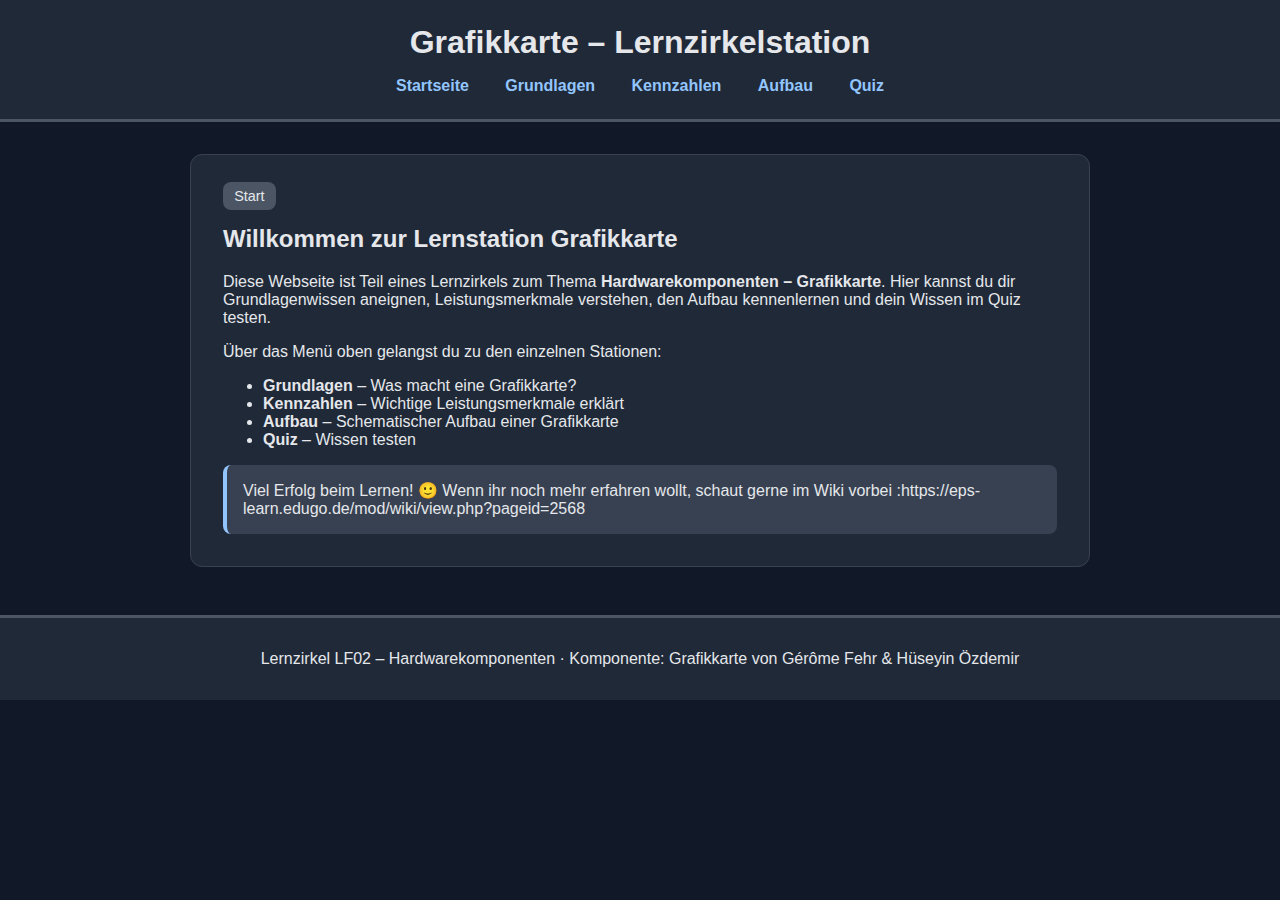
<file: index.html>
<!DOCTYPE html>
<html lang="de">
<head>
  <meta charset="UTF-8" />
  <title>Startseite – Lernstation Grafikkarte</title>
  <link rel="stylesheet" href="style.css" />
</head>

<body>
  <header>
    <h1>Grafikkarte – Lernzirkelstation</h1>
    <nav>
      <a href="index.html">Startseite</a>
      <a href="grundlagen.html">Grundlagen</a>
      <a href="kennzahlen.html">Kennzahlen</a>
      <a href="aufbau.html">Aufbau</a>
      <a href="quiz.html">Quiz</a>
    </nav>
  </header>

  <main>
    <section class="card">
      <span class="badge">Start</span>
      <h2>Willkommen zur Lernstation Grafikkarte</h2>
      <p>
        Diese Webseite ist Teil eines Lernzirkels zum Thema
        <b>Hardwarekomponenten – Grafikkarte</b>. Hier kannst du dir
        Grundlagenwissen aneignen, Leistungsmerkmale verstehen, den Aufbau
        kennenlernen und dein Wissen im Quiz testen.
      </p>

      <p>Über das Menü oben gelangst du zu den einzelnen Stationen:</p>

      <ul>
        <li><b>Grundlagen</b> – Was macht eine Grafikkarte?</li>
        <li><b>Kennzahlen</b> – Wichtige Leistungsmerkmale erklärt</li>
        <li><b>Aufbau</b> – Schematischer Aufbau einer Grafikkarte</li>
        <li><b>Quiz</b> – Wissen testen</li>
      </ul>

      <div class="highlight">
        Viel Erfolg beim Lernen! 🙂 Wenn ihr noch mehr erfahren wollt, schaut gerne im Wiki vorbei :https://eps-learn.edugo.de/mod/wiki/view.php?pageid=2568
      </div>
    </section>
  </main>

  <footer>
    Lernzirkel LF02 – Hardwarekomponenten · Komponente: Grafikkarte von Gérôme Fehr & Hüseyin Özdemir
  </footer>
</body>
</html>
</file>
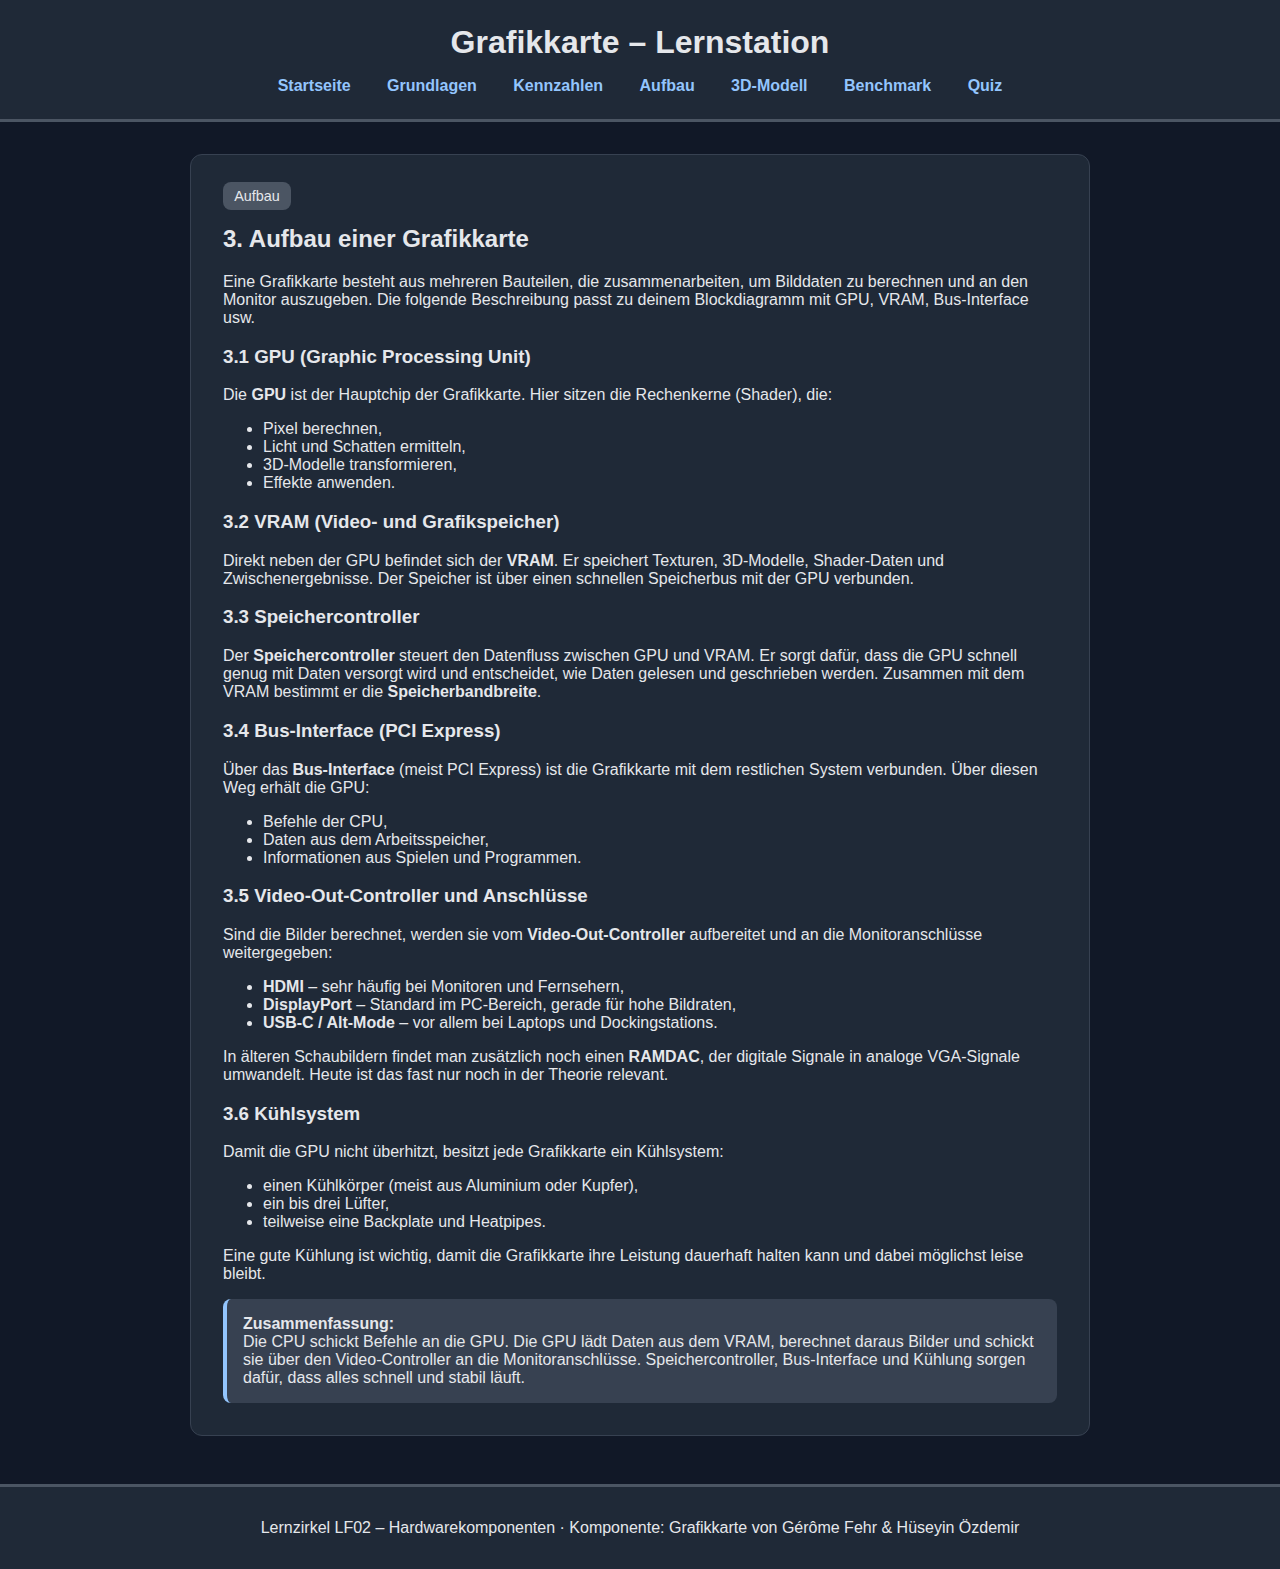
<file: aufbau.html>
<!DOCTYPE html>
<html lang="de">
<head>
  <meta charset="UTF-8" />
  <title>Aufbau – Grafikkarte</title>
  <link rel="stylesheet" href="style.css" />
</head>
<body>
  <header>
    <h1>Grafikkarte – Lernstation</h1>
     <nav>
      <a href="index.html">Startseite</a>
      <a href="grundlagen.html">Grundlagen</a>
      <a href="kennzahlen.html">Kennzahlen</a>
      <a href="aufbau.html">Aufbau</a>
      <a href="modell.html" class="active">3D-Modell</a>
      <a href="benchmark.html">Benchmark</a>
      <a href="quiz.html">Quiz</a>
    </nav>
  </header>

  <main>
    <section class="card">
      <span class="badge">Aufbau</span>
      <h2>3. Aufbau einer Grafikkarte</h2>
      <p>
        Eine Grafikkarte besteht aus mehreren Bauteilen, die zusammenarbeiten,
        um Bilddaten zu berechnen und an den Monitor auszugeben. Die folgende
        Beschreibung passt zu deinem Blockdiagramm mit GPU, VRAM, Bus-Interface
        usw.
      </p>

      <h3>3.1 GPU (Graphic Processing Unit)</h3>
      <p>
        Die <b>GPU</b> ist der Hauptchip der Grafikkarte. Hier sitzen die
        Rechenkerne (Shader), die:
      </p>
      <ul>
        <li>Pixel berechnen,</li>
        <li>Licht und Schatten ermitteln,</li>
        <li>3D-Modelle transformieren,</li>
        <li>Effekte anwenden.</li>
      </ul>

      <h3>3.2 VRAM (Video- und Grafikspeicher)</h3>
      <p>
        Direkt neben der GPU befindet sich der <b>VRAM</b>. Er speichert Texturen,
        3D-Modelle, Shader-Daten und Zwischenergebnisse. Der Speicher ist über
        einen schnellen Speicherbus mit der GPU verbunden.
      </p>

      <h3>3.3 Speichercontroller</h3>
      <p>
        Der <b>Speichercontroller</b> steuert den Datenfluss zwischen GPU und
        VRAM. Er sorgt dafür, dass die GPU schnell genug mit Daten versorgt wird
        und entscheidet, wie Daten gelesen und geschrieben werden. Zusammen mit
        dem VRAM bestimmt er die <b>Speicherbandbreite</b>.
      </p>

      <h3>3.4 Bus-Interface (PCI Express)</h3>
      <p>
        Über das <b>Bus-Interface</b> (meist PCI Express) ist die Grafikkarte mit
        dem restlichen System verbunden. Über diesen Weg erhält die GPU:
      </p>
      <ul>
        <li>Befehle der CPU,</li>
        <li>Daten aus dem Arbeitsspeicher,</li>
        <li>Informationen aus Spielen und Programmen.</li>
      </ul>

      <h3>3.5 Video-Out-Controller und Anschlüsse</h3>
      <p>
        Sind die Bilder berechnet, werden sie vom <b>Video-Out-Controller</b>
        aufbereitet und an die Monitoranschlüsse weitergegeben:
      </p>
      <ul>
        <li><b>HDMI</b> – sehr häufig bei Monitoren und Fernsehern,</li>
        <li><b>DisplayPort</b> – Standard im PC-Bereich, gerade für hohe Bildraten,</li>
        <li><b>USB-C / Alt-Mode</b> – vor allem bei Laptops und Dockingstations.</li>
      </ul>
      <p>
        In älteren Schaubildern findet man zusätzlich noch einen <b>RAMDAC</b>, der
        digitale Signale in analoge VGA-Signale umwandelt. Heute ist das fast
        nur noch in der Theorie relevant.
      </p>

      <h3>3.6 Kühlsystem</h3>
      <p>
        Damit die GPU nicht überhitzt, besitzt jede Grafikkarte ein Kühlsystem:
      </p>
      <ul>
        <li>einen Kühlkörper (meist aus Aluminium oder Kupfer),</li>
        <li>ein bis drei Lüfter,</li>
        <li>teilweise eine Backplate und Heatpipes.</li>
      </ul>
      <p>
        Eine gute Kühlung ist wichtig, damit die Grafikkarte ihre Leistung
        dauerhaft halten kann und dabei möglichst leise bleibt.
      </p>

      <div class="highlight">
        <b>Zusammenfassung:</b><br />
        Die CPU schickt Befehle an die GPU. Die GPU lädt Daten aus dem VRAM,
        berechnet daraus Bilder und schickt sie über den Video-Controller an die
        Monitoranschlüsse. Speichercontroller, Bus-Interface und Kühlung sorgen
        dafür, dass alles schnell und stabil läuft.
      </div>
    </section>
  </main>

  <footer>
    Lernzirkel LF02 – Hardwarekomponenten · Komponente: Grafikkarte von Gérôme Fehr & Hüseyin Özdemir
  </footer>
</body>
</html>
</file>
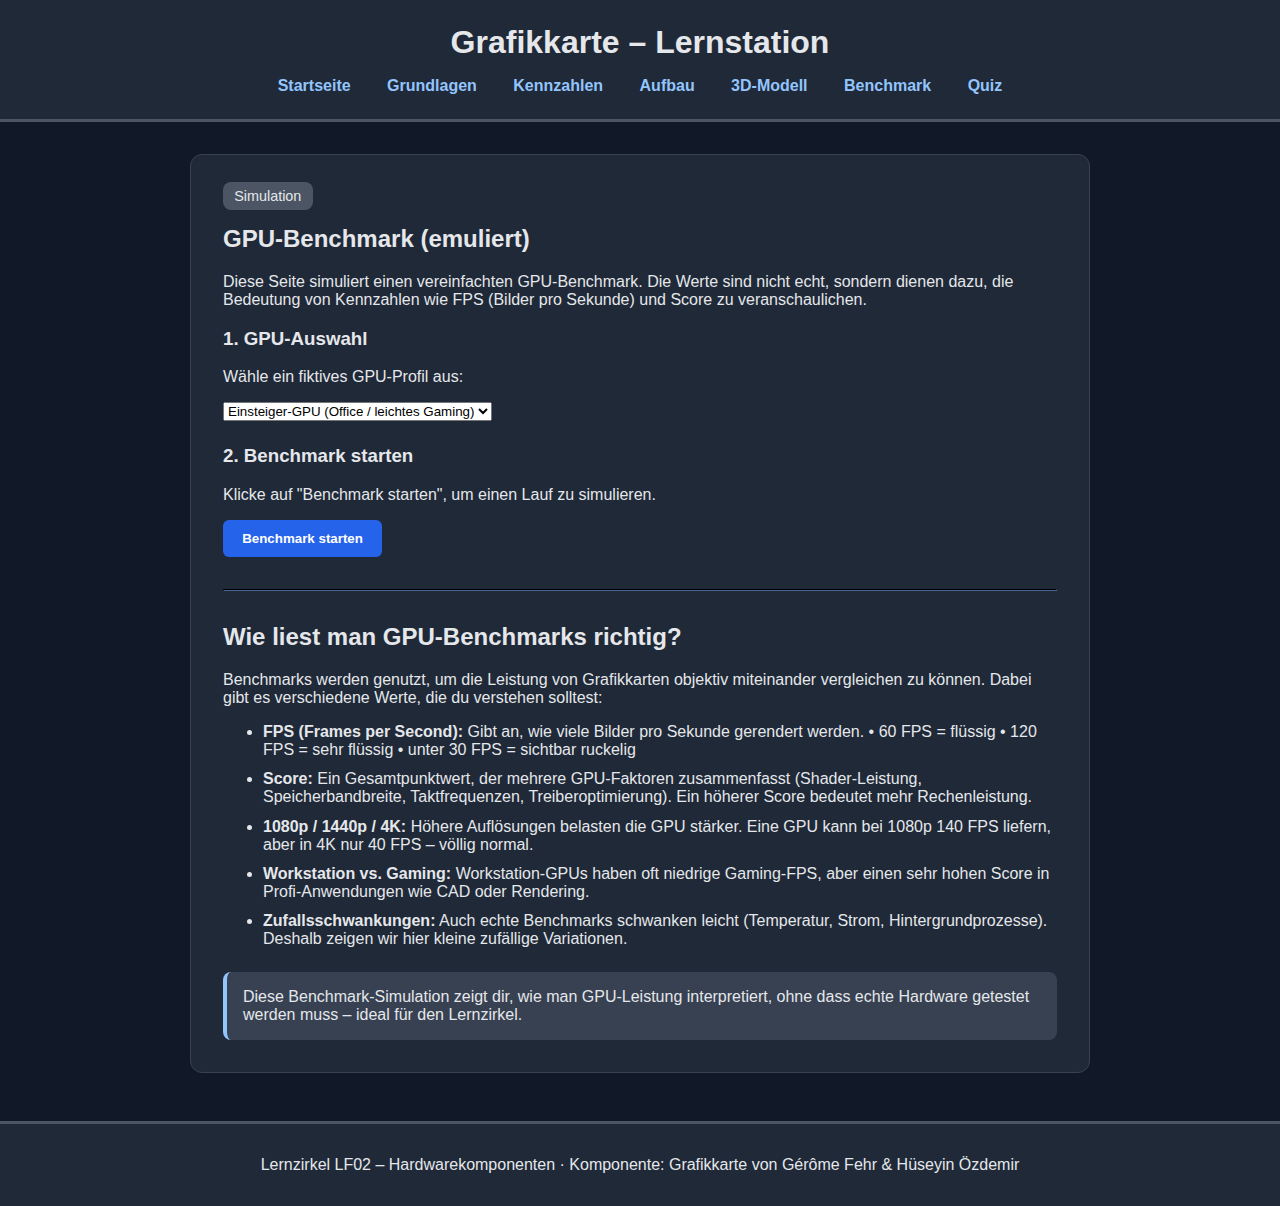
<file: benchmark.html>
<!DOCTYPE html>
<html lang="de">
<head>
  <meta charset="UTF-8" />
  <title>GPU-Benchmark (Simulation)</title>
  <link rel="stylesheet" href="style.css" />
  <link rel="icon" type="image/x-icon" href="favicon.ico" />
</head>
<body>
  <header>
    <h1>Grafikkarte – Lernstation</h1>
    <nav>
      <a href="index.html">Startseite</a>
      <a href="grundlagen.html">Grundlagen</a>
      <a href="kennzahlen.html">Kennzahlen</a>
      <a href="aufbau.html">Aufbau</a>
      <a href="modell.html" class="active">3D-Modell</a>
      <a href="benchmark.html">Benchmark</a>
      <a href="quiz.html">Quiz</a>
    </nav>
  </header>

  <main>
    <section class="card">
      <span class="badge">Simulation</span>
      <h2>GPU-Benchmark (emuliert)</h2>
      <p>
        Diese Seite simuliert einen vereinfachten GPU-Benchmark. Die Werte sind
        nicht echt, sondern dienen dazu, die Bedeutung von Kennzahlen wie
        FPS (Bilder pro Sekunde) und Score zu veranschaulichen.
      </p>

      <h3>1. GPU-Auswahl</h3>
      <p>Wähle ein fiktives GPU-Profil aus:</p>
      <select id="gpu-select">
        <option value="entry">Einsteiger-GPU (Office / leichtes Gaming)</option>
        <option value="mid">Mittelklasse-GPU (Full-HD Gaming)</option>
        <option value="high">High-End-GPU (1440p / 4K Gaming)</option>
        <option value="work">Workstation-GPU (CAD / Rendering)</option>
      </select>

      <h3 style="margin-top:1.5rem;">2. Benchmark starten</h3>
      <p>Klicke auf "Benchmark starten", um einen Lauf zu simulieren.</p>

      <button id="bench-btn">Benchmark starten</button>

      <div id="bench-progress-wrapper">
        <div id="bench-progress-bar"></div>
      </div>

      <div id="bench-status"></div>

      <div id="bench-results">
        <h3>Ergebnis (simuliert)</h3>
        <p><b>Gesamt-Score:</b> <span id="bench-score">-</span></p>
        <p><b>FPS in 1080p:</b> <span id="bench-1080">-</span></p>
        <p><b>FPS in 1440p:</b> <span id="bench-1440">-</span></p>
        <p><b>FPS in 4K:</b> <span id="bench-4k">-</span></p>
      </div>

      <hr style="margin: 2rem 0; border-color: #1e293b;" />

      <h2>Wie liest man GPU-Benchmarks richtig?</h2>
      <p>
        Benchmarks werden genutzt, um die Leistung von Grafikkarten objektiv miteinander
        vergleichen zu können. Dabei gibt es verschiedene Werte, die du verstehen solltest:
      </p>

      <ul>
        <li>
          <b>FPS (Frames per Second):</b>  
          Gibt an, wie viele Bilder pro Sekunde gerendert werden.  
          • 60 FPS = flüssig  
          • 120 FPS = sehr flüssig  
          • unter 30 FPS = sichtbar ruckelig  
        </li>

        <li style="margin-top:0.7rem;">
          <b>Score:</b>  
          Ein Gesamtpunktwert, der mehrere GPU-Faktoren zusammenfasst  
          (Shader-Leistung, Speicherbandbreite, Taktfrequenzen, Treiberoptimierung).
          Ein höherer Score bedeutet mehr Rechenleistung.
        </li>

        <li style="margin-top:0.7rem;">
          <b>1080p / 1440p / 4K:</b>  
          Höhere Auflösungen belasten die GPU stärker.  
          Eine GPU kann bei 1080p 140 FPS liefern, aber in 4K nur 40 FPS – völlig normal.
        </li>

        <li style="margin-top:0.7rem;">
          <b>Workstation vs. Gaming:</b>  
          Workstation-GPUs haben oft niedrige Gaming-FPS, aber einen sehr hohen Score
          in Profi-Anwendungen wie CAD oder Rendering.
        </li>

        <li style="margin-top:0.7rem;">
          <b>Zufallsschwankungen:</b>  
          Auch echte Benchmarks schwanken leicht (Temperatur, Strom, Hintergrundprozesse).
          Deshalb zeigen wir hier kleine zufällige Variationen.
        </li>
      </ul>

      <div class="highlight" style="margin-top:1.5rem;">
        Diese Benchmark-Simulation zeigt dir, wie man GPU-Leistung interpretiert, ohne
        dass echte Hardware getestet werden muss – ideal für den Lernzirkel.
      </div>
    </section>
  </main>

  <footer>
    Lernzirkel LF02 – Hardwarekomponenten · Komponente: Grafikkarte von Gérôme Fehr & Hüseyin Özdemir
  </footer>

  <script>
    // Beispiel-Profile mit "Basisleistung"
    var gpuProfiles = {
      entry:  { baseScore: 3000, fps1080: 60,  fps1440: 35, fps4k: 20 },
      mid:    { baseScore: 6500, fps1080: 120, fps1440: 80, fps4k: 40 },
      high:   { baseScore: 11000,fps1080: 200, fps1440: 140,fps4k: 70 },
      work:   { baseScore: 9000, fps1080: 100, fps1440: 90, fps4k: 60 }
    };

    var running = false;

    function runBenchmark() {
      if (running) return;
      running = true;

      var select = document.getElementById("gpu-select");
      var key = select.value;
      var profile = gpuProfiles[key];

      var bar = document.getElementById("bench-progress-bar");
      var wrapper = document.getElementById("bench-progress-wrapper");
      var status = document.getElementById("bench-status");

      wrapper.style.display = "block";
      bar.style.width = "0%";
      status.textContent = "Benchmark läuft...";

      var progress = 0;
      var interval = setInterval(function () {
        progress += 2 + Math.random() * 4;
        if (progress >= 100) {
          progress = 100;
          clearInterval(interval);
          status.textContent = "Benchmark abgeschlossen.";
          showResults(profile);
          running = false;
        }
        bar.style.width = progress + "%";
      }, 80);
    }

    function showResults(profile) {
      function jitter(value, percent) {
        var delta = value * percent;
        var min = value - delta;
        var max = value + delta;
        return Math.round(min + Math.random() * (max - min));
      }

      var score = jitter(profile.baseScore, 0.1);
      var fps1080 = jitter(profile.fps1080, 0.1);
      var fps1440 = jitter(profile.fps1440, 0.1);
      var fps4k = jitter(profile.fps4k, 0.15);

      document.getElementById("bench-score").textContent = String(score);
      document.getElementById("bench-1080").textContent = String(fps1080);
      document.getElementById("bench-1440").textContent = String(fps1440);
      document.getElementById("bench-4k").textContent = String(fps4k);

      document.getElementById("bench-results").style.display = "block";
    }

    document.addEventListener("DOMContentLoaded", function () {
      var btn = document.getElementById("bench-btn");
      if (btn) {
        btn.addEventListener("click", runBenchmark);
      }
    });
  </script>

</body>
</html>
</file>
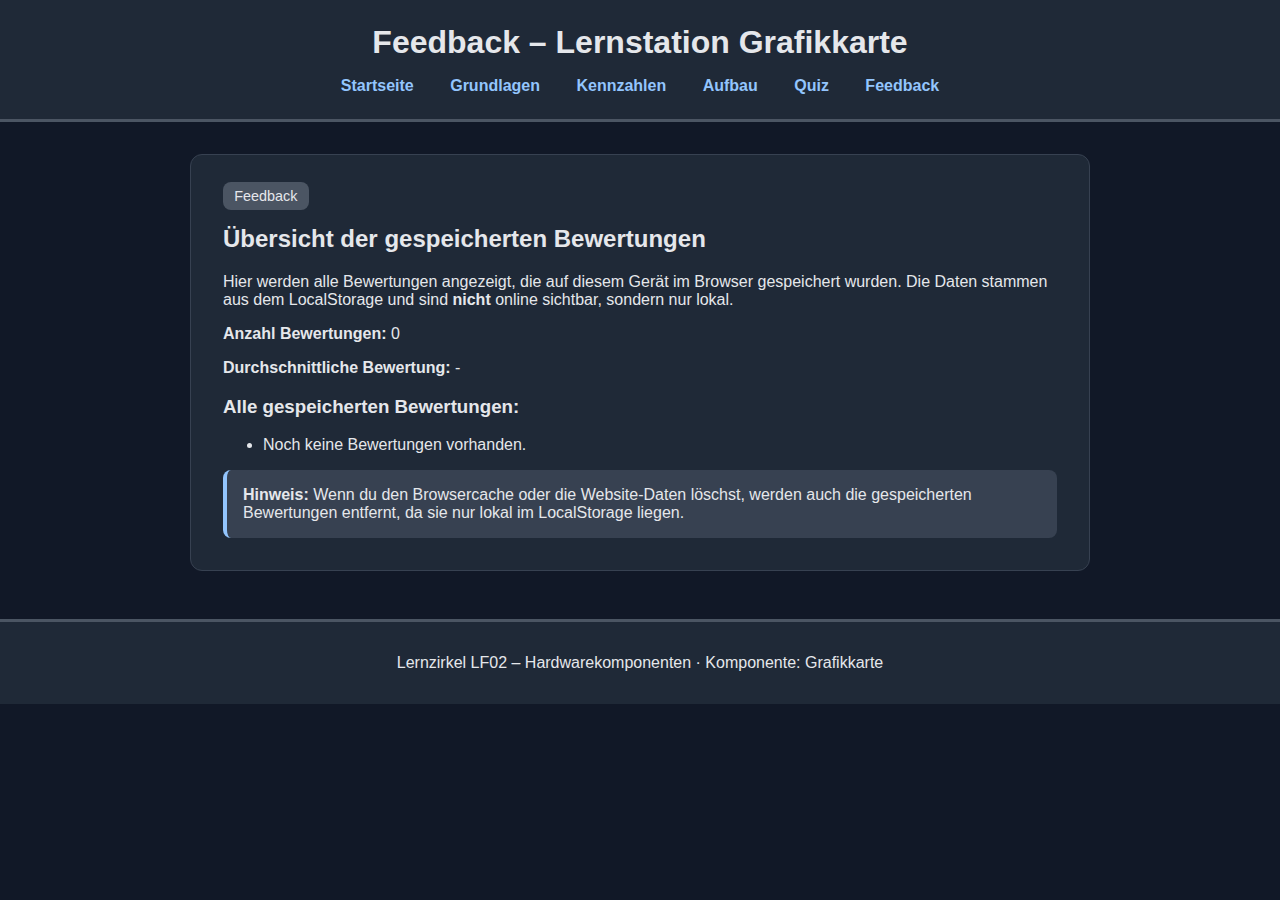
<file: feedback.html>
<!DOCTYPE html>
<html lang="de">
<head>
  <meta charset="UTF-8" />
  <title>Feedback – Lernstation Grafikkarte</title>
  <link rel="stylesheet" href="style.css" />
</head>
<body>
  <header>
    <h1>Feedback – Lernstation Grafikkarte</h1>
    <nav>
      <a href="index.html">Startseite</a>
      <a href="grundlagen.html">Grundlagen</a>
      <a href="kennzahlen.html">Kennzahlen</a>
      <a href="aufbau.html">Aufbau</a>
      <a href="quiz.html">Quiz</a>
      <a href="feedback.html">Feedback</a>
    </nav>
  </header>

  <main>
    <section class="card">
      <span class="badge">Feedback</span>
      <h2>Übersicht der gespeicherten Bewertungen</h2>
      <p>
        Hier werden alle Bewertungen angezeigt, die auf diesem Gerät im Browser
        gespeichert wurden. Die Daten stammen aus dem LocalStorage und sind
        <b>nicht</b> online sichtbar, sondern nur lokal.
      </p>

      <div id="feedback-content">
        <p><b>Anzahl Bewertungen:</b> <span id="rating-count">0</span></p>
        <p><b>Durchschnittliche Bewertung:</b> <span id="rating-average">-</span></p>

        <h3>Alle gespeicherten Bewertungen:</h3>
        <ul id="rating-list"></ul>
      </div>

      <div class="highlight">
        <b>Hinweis:</b> Wenn du den Browsercache oder die Website-Daten löschst,
        werden auch die gespeicherten Bewertungen entfernt, da sie nur lokal im
        LocalStorage liegen.
      </div>
    </section>
  </main>

  <footer>
    Lernzirkel LF02 – Hardwarekomponenten · Komponente: Grafikkarte
  </footer>

  <script>
    const ratings = JSON.parse(localStorage.getItem("gpu_lernstation_ratings") || "[]");
    const countSpan = document.getElementById("rating-count");
    const avgSpan = document.getElementById("rating-average");
    const list = document.getElementById("rating-list");

    if (ratings.length === 0) {
      countSpan.textContent = "0";
      avgSpan.textContent = "-";
      list.innerHTML = "<li>Noch keine Bewertungen vorhanden.</li>";
    } else {
      countSpan.textContent = ratings.length.toString();
      const sum = ratings.reduce((a, b) => a + b, 0);
      const avg = sum / ratings.length;
      avgSpan.textContent = avg.toFixed(2) + " ⭐";

      ratings.forEach((r, idx) => {
        const li = document.createElement("li");
        li.textContent = `Bewertung ${idx + 1}: ${r} ⭐`;
        list.appendChild(li);
      });
    }
  </script>
</body>
</html>
</file>
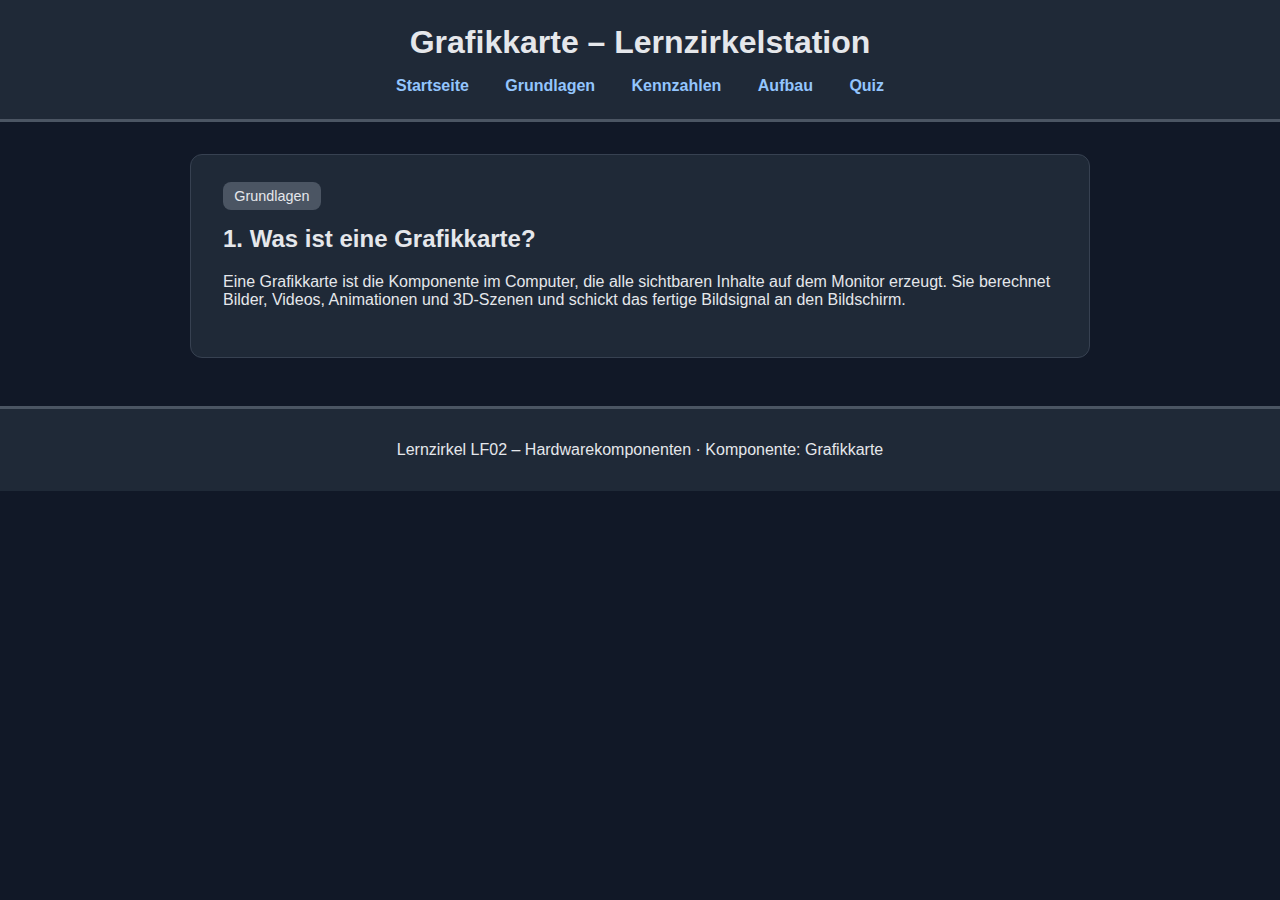
<file: grundlagen.html>
<!DOCTYPE html>
<html lang="de">
<head>
  <meta charset="UTF-8" />
  <title>Grundlagen – Grafikkarte</title>
  <link rel="stylesheet" href="style.css" />
</head>
<body>
  <header>
    <h1>Grafikkarte – Lernzirkelstation</h1>
    
    <nav>
      <a href="index.html">Startseite</a>
      <a href="grundlagen.html">Grundlagen</a>
      <a href="kennzahlen.html">Kennzahlen</a>
      <a href="aufbau.html">Aufbau</a>
      <a href="quiz.html">Quiz</a>
    </nav>
    
  </header>
  <main>
    
<section class="card">
  <span class="badge">Grundlagen</span>
  <h2>1. Was ist eine Grafikkarte?</h2>
  <p>Eine Grafikkarte ist die Komponente im Computer, die alle sichtbaren Inhalte
     auf dem Monitor erzeugt. Sie berechnet Bilder, Videos, Animationen und 3D-Szenen
     und schickt das fertige Bildsignal an den Bildschirm.</p>
</section>

  </main>
  <footer>
    Lernzirkel LF02 – Hardwarekomponenten · Komponente: Grafikkarte
  </footer>
</body>
</html>
</file>
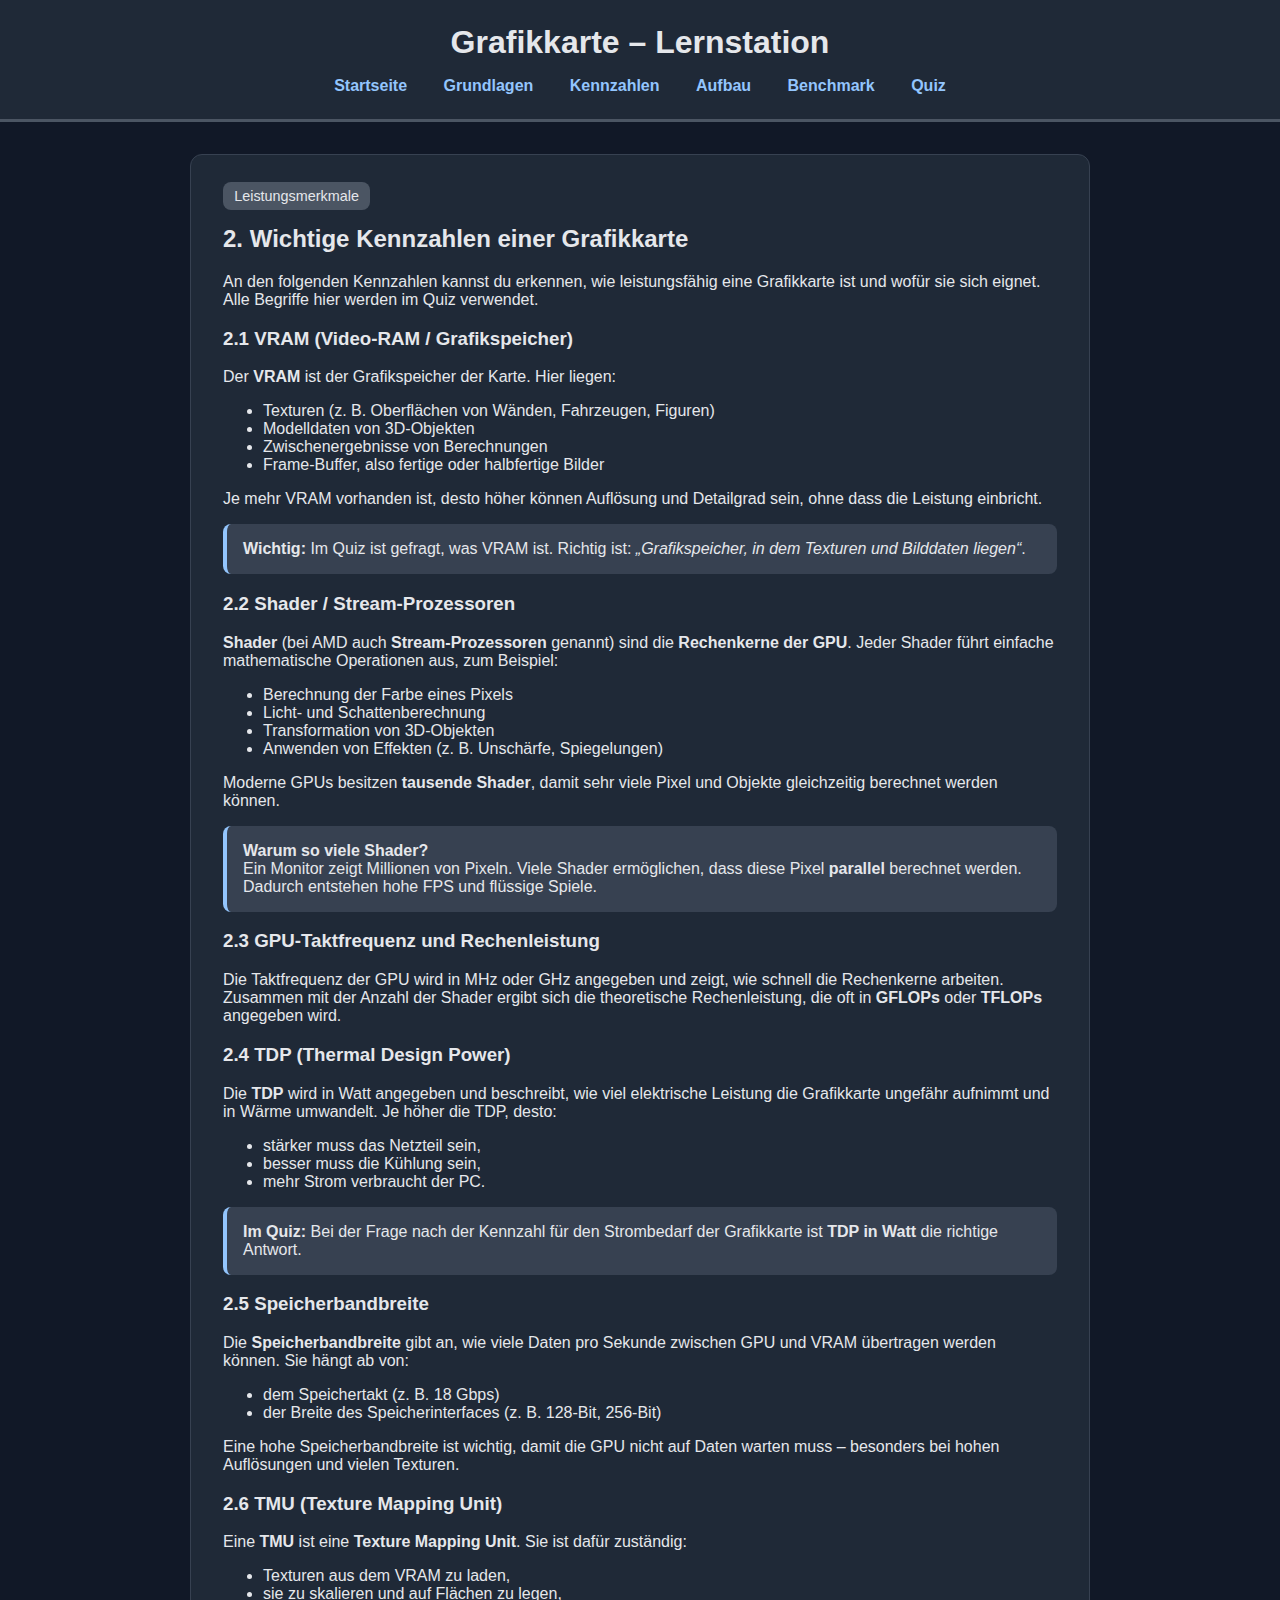
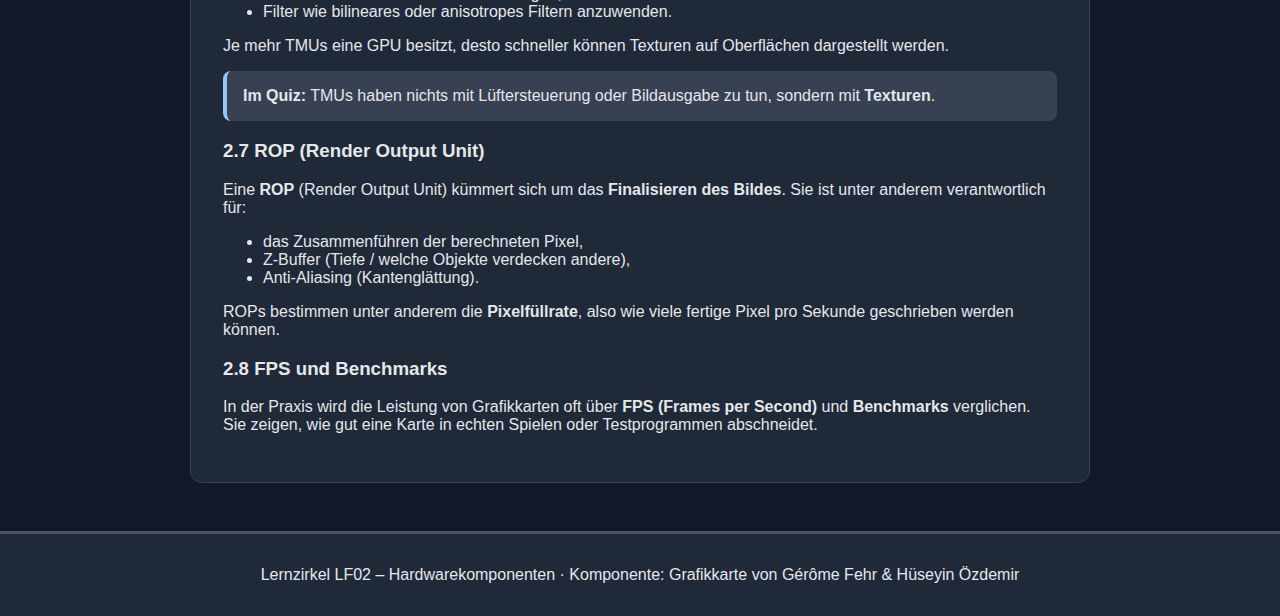
<file: kennzahlen.html>
<!DOCTYPE html>
<html lang="de">
<head>
  <meta charset="UTF-8" />
  <title>Kennzahlen – Grafikkarte</title>
  <link rel="stylesheet" href="style.css" />
</head>
<body>
  <header>
    <h1>Grafikkarte – Lernstation</h1>
     <nav>
      <a href="index.html">Startseite</a>
      <a href="grundlagen.html">Grundlagen</a>
      <a href="kennzahlen.html">Kennzahlen</a>
      <a href="aufbau.html">Aufbau</a>
      <a href="benchmark.html">Benchmark</a>
      <a href="quiz.html">Quiz</a>
    </nav>
  </header>

  <main>
    <section class="card">
      <span class="badge">Leistungsmerkmale</span>
      <h2>2. Wichtige Kennzahlen einer Grafikkarte</h2>
      <p>
        An den folgenden Kennzahlen kannst du erkennen, wie leistungsfähig eine
        Grafikkarte ist und wofür sie sich eignet. Alle Begriffe hier werden im
        Quiz verwendet.
      </p>

      <h3>2.1 VRAM (Video-RAM / Grafikspeicher)</h3>
      <p>
        Der <b>VRAM</b> ist der Grafikspeicher der Karte. Hier liegen:
      </p>
      <ul>
        <li>Texturen (z.&nbsp;B. Oberflächen von Wänden, Fahrzeugen, Figuren)</li>
        <li>Modelldaten von 3D-Objekten</li>
        <li>Zwischenergebnisse von Berechnungen</li>
        <li>Frame-Buffer, also fertige oder halbfertige Bilder</li>
      </ul>
      <p>
        Je mehr VRAM vorhanden ist, desto höher können Auflösung und
        Detailgrad sein, ohne dass die Leistung einbricht.
      </p>

      <div class="highlight">
        <b>Wichtig:</b> Im Quiz ist gefragt, was VRAM ist. Richtig ist:
        <i>„Grafikspeicher, in dem Texturen und Bilddaten liegen“</i>.
      </div>

      <h3>2.2 Shader / Stream-Prozessoren</h3>
      <p>
        <b>Shader</b> (bei AMD auch <b>Stream-Prozessoren</b> genannt) sind die
        <b>Rechenkerne der GPU</b>. Jeder Shader führt einfache mathematische
        Operationen aus, zum Beispiel:
      </p>
      <ul>
        <li>Berechnung der Farbe eines Pixels</li>
        <li>Licht- und Schattenberechnung</li>
        <li>Transformation von 3D-Objekten</li>
        <li>Anwenden von Effekten (z.&nbsp;B. Unschärfe, Spiegelungen)</li>
      </ul>
      <p>
        Moderne GPUs besitzen <b>tausende Shader</b>, damit sehr viele Pixel und
        Objekte gleichzeitig berechnet werden können.
      </p>

      <div class="highlight">
        <b>Warum so viele Shader?</b><br />
        Ein Monitor zeigt Millionen von Pixeln. Viele Shader ermöglichen, dass
        diese Pixel <b>parallel</b> berechnet werden. Dadurch entstehen hohe FPS
        und flüssige Spiele.
      </div>

      <h3>2.3 GPU-Taktfrequenz und Rechenleistung</h3>
      <p>
        Die Taktfrequenz der GPU wird in MHz oder GHz angegeben und zeigt, wie
        schnell die Rechenkerne arbeiten. Zusammen mit der Anzahl der Shader
        ergibt sich die theoretische Rechenleistung, die oft in
        <b>GFLOPs</b> oder <b>TFLOPs</b> angegeben wird.
      </p>

      <h3>2.4 TDP (Thermal Design Power)</h3>
      <p>
        Die <b>TDP</b> wird in Watt angegeben und beschreibt, wie viel elektrische
        Leistung die Grafikkarte ungefähr aufnimmt und in Wärme umwandelt.
        Je höher die TDP, desto:
      </p>
      <ul>
        <li>stärker muss das Netzteil sein,</li>
        <li>besser muss die Kühlung sein,</li>
        <li>mehr Strom verbraucht der PC.</li>
      </ul>

      <div class="highlight">
        <b>Im Quiz:</b> Bei der Frage nach der Kennzahl für den Strombedarf der
        Grafikkarte ist <b>TDP in Watt</b> die richtige Antwort.
      </div>

      <h3>2.5 Speicherbandbreite</h3>
      <p>
        Die <b>Speicherbandbreite</b> gibt an, wie viele Daten pro Sekunde zwischen
        GPU und VRAM übertragen werden können. Sie hängt ab von:
      </p>
      <ul>
        <li>dem Speichertakt (z.&nbsp;B. 18&nbsp;Gbps)</li>
        <li>der Breite des Speicherinterfaces (z.&nbsp;B. 128-Bit, 256-Bit)</li>
      </ul>
      <p>
        Eine hohe Speicherbandbreite ist wichtig, damit die GPU nicht auf Daten
        warten muss – besonders bei hohen Auflösungen und vielen Texturen.
      </p>

      <h3>2.6 TMU (Texture Mapping Unit)</h3>
      <p>
        Eine <b>TMU</b> ist eine <b>Texture Mapping Unit</b>. Sie ist dafür
        zuständig:
      </p>
      <ul>
        <li>Texturen aus dem VRAM zu laden,</li>
        <li>sie zu skalieren und auf Flächen zu legen,</li>
        <li>Filter wie bilineares oder anisotropes Filtern anzuwenden.</li>
      </ul>
      <p>
        Je mehr TMUs eine GPU besitzt, desto schneller können Texturen auf
        Oberflächen dargestellt werden.
      </p>

      <div class="highlight">
        <b>Im Quiz:</b> TMUs haben nichts mit Lüftersteuerung oder Bildausgabe
        zu tun, sondern mit <b>Texturen</b>.
      </div>

      <h3>2.7 ROP (Render Output Unit)</h3>
      <p>
        Eine <b>ROP</b> (Render Output Unit) kümmert sich um das
        <b>Finalisieren des Bildes</b>. Sie ist unter anderem verantwortlich für:
      </p>
      <ul>
        <li>das Zusammenführen der berechneten Pixel,</li>
        <li>Z-Buffer (Tiefe / welche Objekte verdecken andere),</li>
        <li>Anti-Aliasing (Kanten­glättung).</li>
      </ul>
      <p>
        ROPs bestimmen unter anderem die <b>Pixelfüllrate</b>, also wie viele
        fertige Pixel pro Sekunde geschrieben werden können.
      </p>

      <h3>2.8 FPS und Benchmarks</h3>
      <p>
        In der Praxis wird die Leistung von Grafikkarten oft über
        <b>FPS (Frames per Second)</b> und <b>Benchmarks</b> verglichen. Sie zeigen,
        wie gut eine Karte in echten Spielen oder Testprogrammen abschneidet.
      </p>
    </section>
  </main>

  <footer>
    Lernzirkel LF02 – Hardwarekomponenten · Komponente: Grafikkarte von Gérôme Fehr & Hüseyin Özdemir
  </footer>
</body>
</html>
</file>
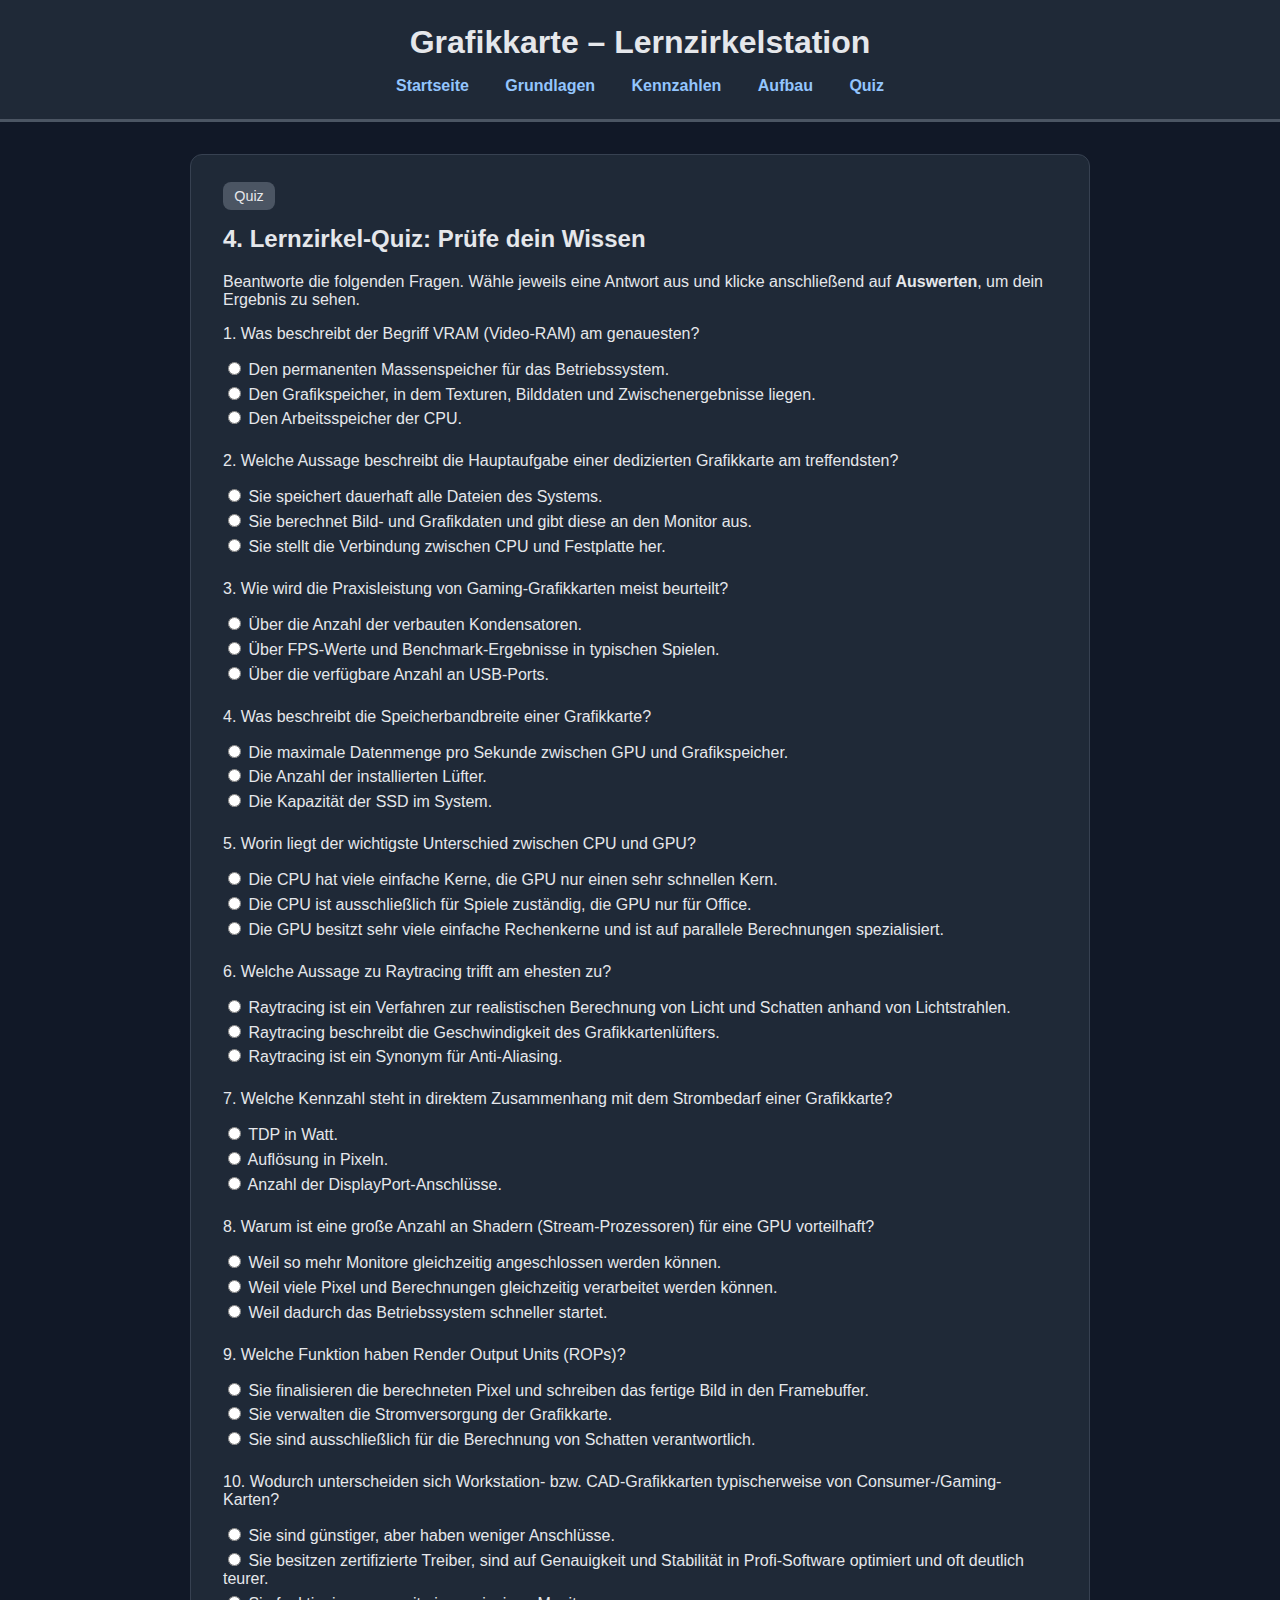
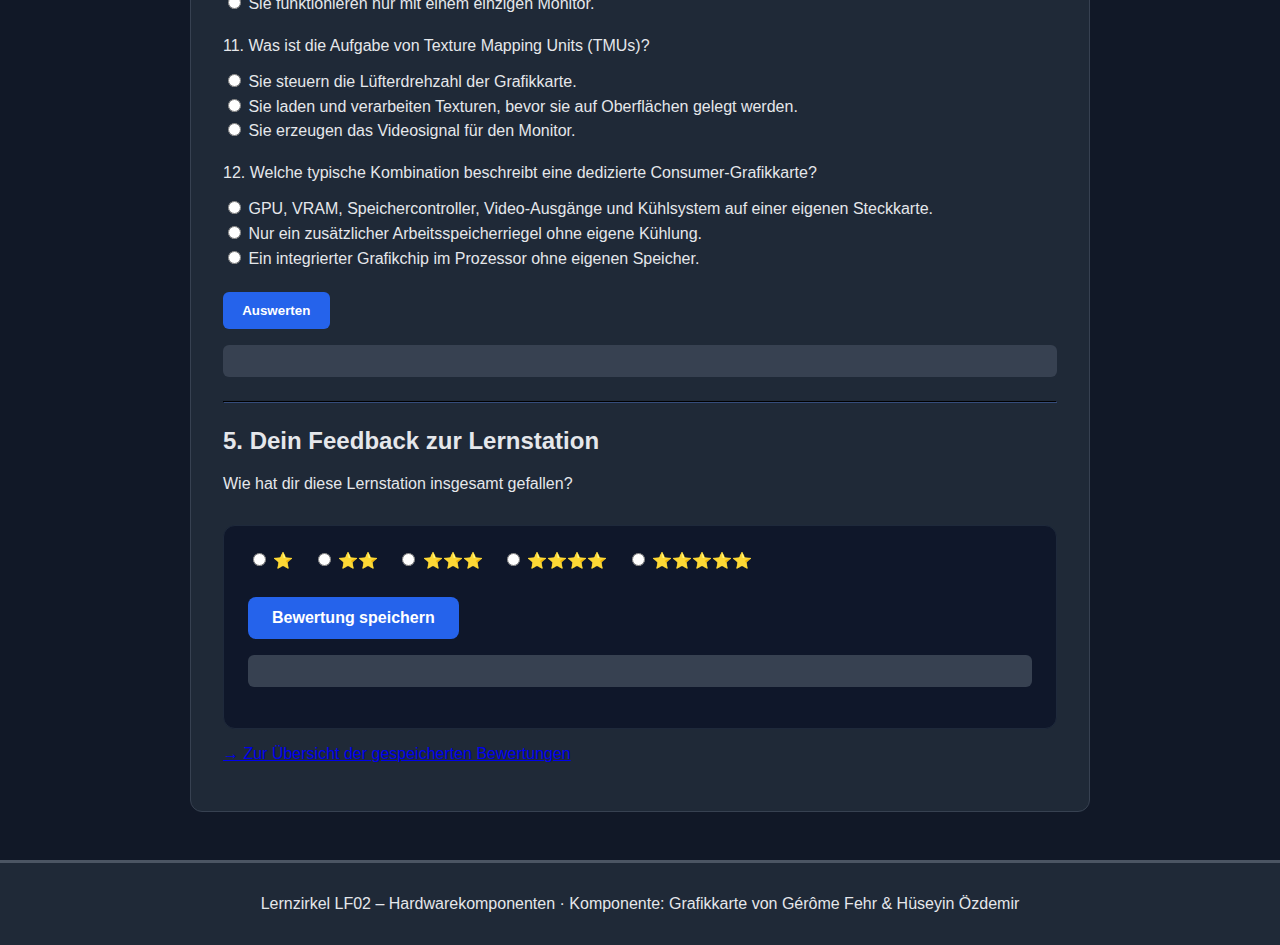
<file: quiz.html>
<!DOCTYPE html>
<html lang="de">
<head>
  <meta charset="UTF-8" />
  <title>Quiz – Grafikkarte</title>
  <link rel="stylesheet" href="style.css" />
</head>
<body>
  <header>
    <h1>Grafikkarte – Lernzirkelstation</h1>
    <nav>
      <a href="index.html">Startseite</a>
      <a href="grundlagen.html">Grundlagen</a>
      <a href="kennzahlen.html">Kennzahlen</a>
      <a href="aufbau.html">Aufbau</a>
      <a href="quiz.html">Quiz</a>
    </nav>
  </header>

  <main>
    <section class="card">
      <span class="badge">Quiz</span>
      <h2>4. Lernzirkel-Quiz: Prüfe dein Wissen</h2>
      <p>
        Beantworte die folgenden Fragen. Wähle jeweils eine Antwort aus und klicke
        anschließend auf <b>Auswerten</b>, um dein Ergebnis zu sehen.
      </p>

      <div id="quiz-root"></div>

      <button id="check-btn">Auswerten</button>
      <div id="quiz-result" class="result"></div>

      <hr style="margin: 1.5rem 0; border-color: #111827;" />

      <h2>5. Dein Feedback zur Lernstation</h2>
      <p>Wie hat dir diese Lernstation insgesamt gefallen?</p>

      <div id="rating-section">
        <div>
          <label><input type="radio" name="rating" value="1"> ⭐</label>
          <label><input type="radio" name="rating" value="2"> ⭐⭐</label>
          <label><input type="radio" name="rating" value="3"> ⭐⭐⭐</label>
          <label><input type="radio" name="rating" value="4"> ⭐⭐⭐⭐</label>
          <label><input type="radio" name="rating" value="5"> ⭐⭐⭐⭐⭐</label>
        </div>

        <button id="rating-btn">Bewertung speichern</button>
        <p id="rating-result" class="result"></p>
      </div>

      <p style="margin-top: 1rem;">
        <a href="feedback.html">→ Zur Übersicht der gespeicherten Bewertungen</a>
      </p>
    </section>
  </main>

  <footer>
    Lernzirkel LF02 – Hardwarekomponenten · Komponente: Grafikkarte von Gérôme Fehr & Hüseyin Özdemir
  </footer>

  <script src="quiz.js"></script>
</body>
</html>
</file>
<file: style.css>
/* General layout */
body {
  font-family: Arial, sans-serif;
  background-color: #111827;
  color: #e5e7eb;
  margin: 0;
  padding: 0;
}

header {
  background-color: #1f2937;
  padding: 1.5rem;
  text-align: center;
  border-bottom: 3px solid #4b5563;
}

header h1 {
  margin: 0 0 1rem 0;
  font-size: 2rem;
}

nav a {
  color: #93c5fd;
  margin: 0 1rem;
  text-decoration: none;
  font-weight: bold;
}

nav a:hover {
  text-decoration: underline;
}

/* --- Bewertungsbereich schöner gestalten --- */

#rating-section {
  margin-top: 2rem;
  padding: 1.5rem;
  border-radius: 12px;
  background-color: #0f172a;
  border: 1px solid #1e293b;
}

#rating-section div {
  margin-bottom: 1.2rem;
  display: flex;
  flex-wrap: wrap;
  gap: 1.2rem;
}

#rating-section label {
  font-size: 1rem;
  cursor: pointer;
}

#rating-btn {
  margin-top: 0.5rem;
  padding: 0.75rem 1.5rem;
  font-size: 1rem;
  border-radius: 8px;
}

#rating-result {
  margin-top: 1rem;
  font-size: 1.05rem;
}


main {
  max-width: 900px;
  margin: 2rem auto;
  padding: 0 1rem;
}

.card {
  background-color: #1f2937;
  padding: 2rem;
  border-radius: 12px;
  border: 1px solid #374151;
}

.badge {
  background-color: #4b5563;
  padding: 0.4rem 0.7rem;
  border-radius: 8px;
  font-size: 0.9rem;
}

.highlight {
  background-color: #374151;
  padding: 1rem;
  border-radius: 8px;
  margin-top: 1rem;
  border-left: 4px solid #93c5fd;
}

footer {
  text-align: center;
  padding: 2rem;
  margin-top: 3rem;
  background-color: #1f2937;
  border-top: 3px solid #4b5563;
}

.quiz-question {
  margin-bottom: 1.5rem;
}

.quiz-options label {
  display: block;
  margin: 0.3rem 0;
}

button {
  padding: 0.7rem 1.2rem;
  background-color: #2563eb;
  color: white;
  font-weight: bold;
  border: none;
  border-radius: 6px;
  cursor: pointer;
}

button:hover {
  background-color: #1e40af;
}

.result {
  margin-top: 1rem;
  padding: 1rem;
  background-color: #374151;
  border-radius: 6px;
}
/* --- Benchmark-Simulation --- */

#bench-progress-wrapper {
  margin-top: 1rem;
  width: 100%;
  height: 16px;
  border-radius: 999px;
  background-color: #020617;
  border: 1px solid #1e293b;
  overflow: hidden;
  display: none;
}

#bench-progress-bar {
  height: 100%;
  width: 0%;
  background: linear-gradient(to right, #22c55e, #16a34a);
  transition: width 0.08s linear;
}

#bench-status {
  margin-top: 0.75rem;
  font-size: 0.95rem;
  color: #e5e7eb;
}

#bench-results {
  margin-top: 1.5rem;
  display: none;
}
.wiki-button {
  display: inline-block;
  padding: 12px 16px;
  background: #2962ff;
  color: white;
  font-weight: 600;
  text-decoration: none;
  border-radius: 8px;
  transition: all 0.2s ease;
  margin-top: 20px;
  margin-left: 20px;  /* Abstand nach links */
}

}

.wiki-button:hover {
  background: #448aff;
  transform: translateY(-2px);
}

.wiki-button:active {
  background: #1c44b2;
  transform: translateY(0);
}

.qr-image {
  width: 100px;
  height: 100px;
  display: block;
  margin: 1rem auto;
  background: #0f172a;
  padding: 8px;
  border-radius: 10px;
}
</file>
